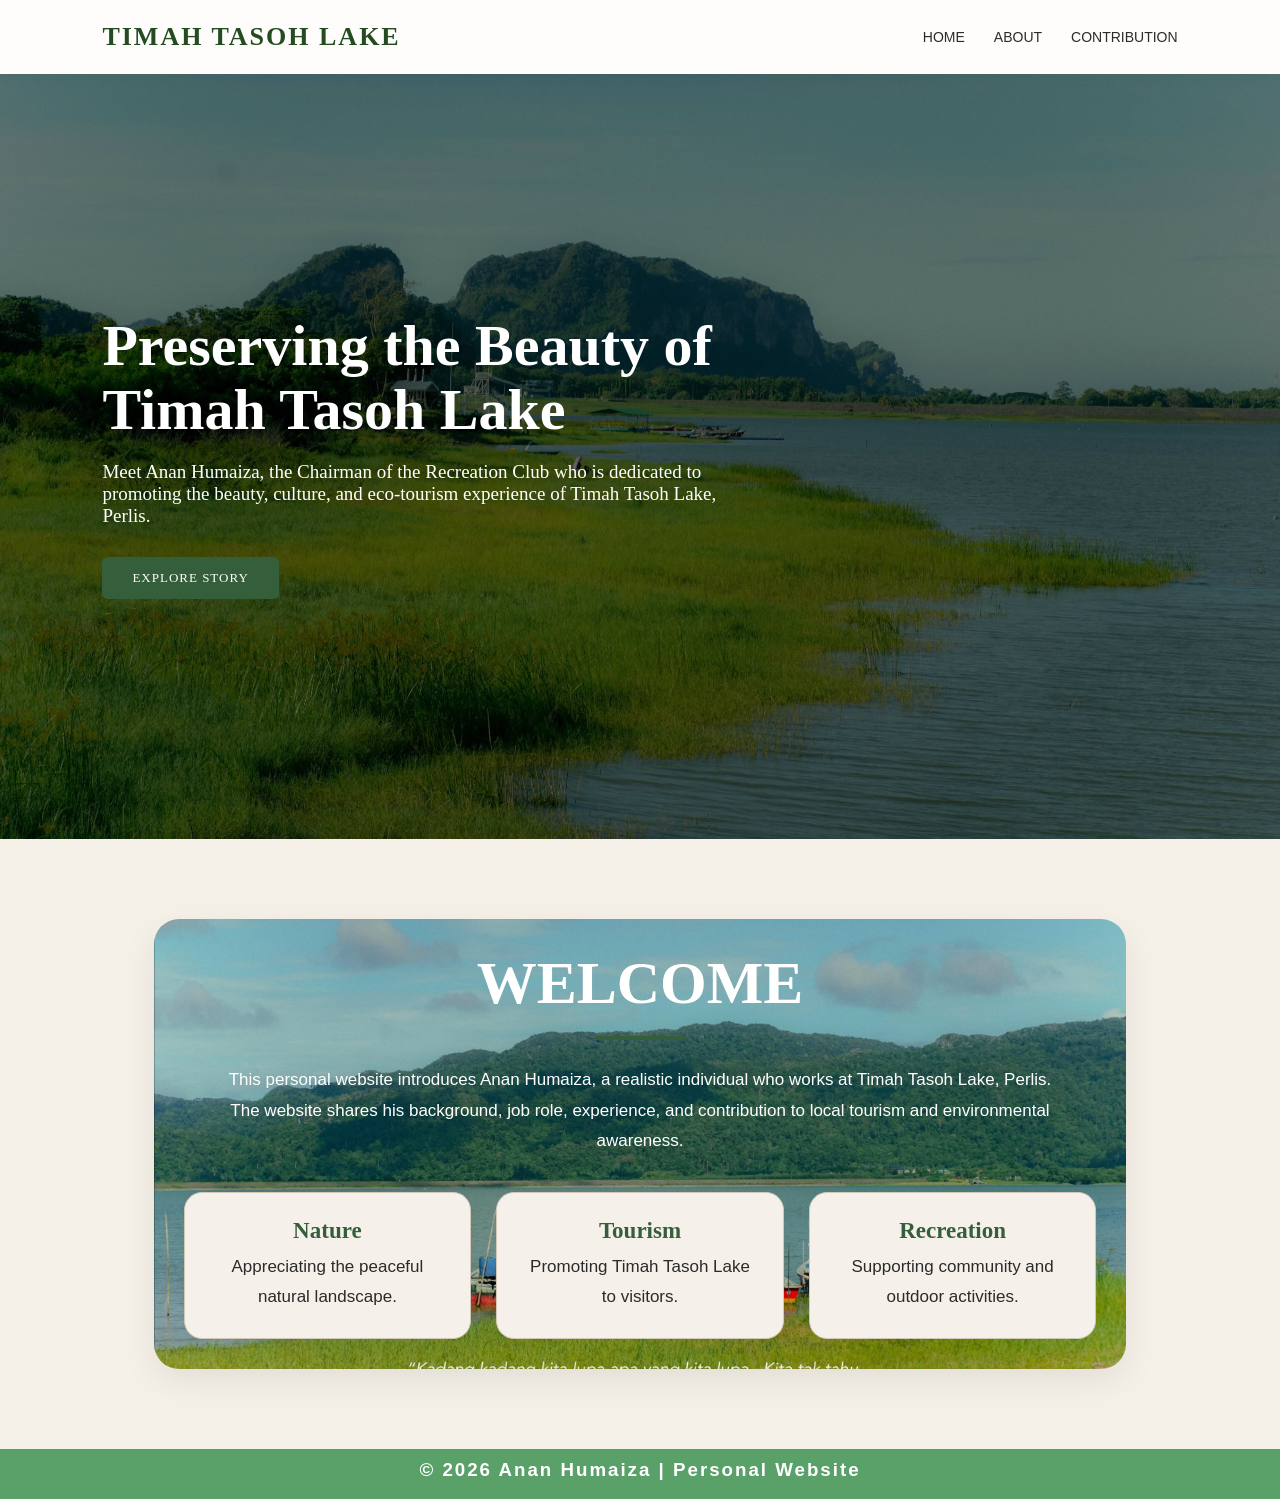
<file: index.html>
<!DOCTYPE html>
<html lang="en">
<head>
    <meta charset="UTF-8">
    <title>Home | Anan Humaiza</title>
    <link rel="stylesheet" href="index.css">
</head>
<body>

<header>
    <div class="logo">TIMAH TASOH LAKE</div>

    <nav>
        <a href="index.html">Home</a>
        <a href="about.html">About</a>
        <a href="contribution.html">Contribution</a>
    </nav>
</header>

<section class="hero">
    <div class="hero-text">
        <h1>Preserving the Beauty of Timah Tasoh Lake</h1>

        <p>
            Meet Anan Humaiza, the Chairman of the Recreation Club who is dedicated to
            promoting the beauty, culture, and eco-tourism experience of Timah Tasoh Lake, Perlis.
        </p>

        <a href="about.html" class="btn">Explore Story</a>

    </div>
</section>

<section class="intro">
    <div class="intro-box">
        <h2>WELCOME</h2>

        <div class="title-line"></div>

        <p>
            This personal website introduces Anan Humaiza, a realistic individual who works
            at Timah Tasoh Lake, Perlis. The website shares his background, job role, experience,
            and contribution to local tourism and environmental awareness.
        </p>

        <div class="mini-card-container">
            <div class="mini-card">
                <h3>Nature</h3>
                <p1>Appreciating the peaceful natural landscape.</p1>
            </div>

            <div class="mini-card">
                <h3>Tourism</h3>
                <p1>Promoting Timah Tasoh Lake to visitors.</p1>
            </div>

            <div class="mini-card">
                <h3>Recreation</h3>
                <p1>Supporting community and outdoor activities.</p1>
            </div>
        </div>
    </div>
</section>

<footer>
    <h3>&copy; 2026 Anan Humaiza | Personal Website</h3>
</footer>

</body>
</html>
</file>
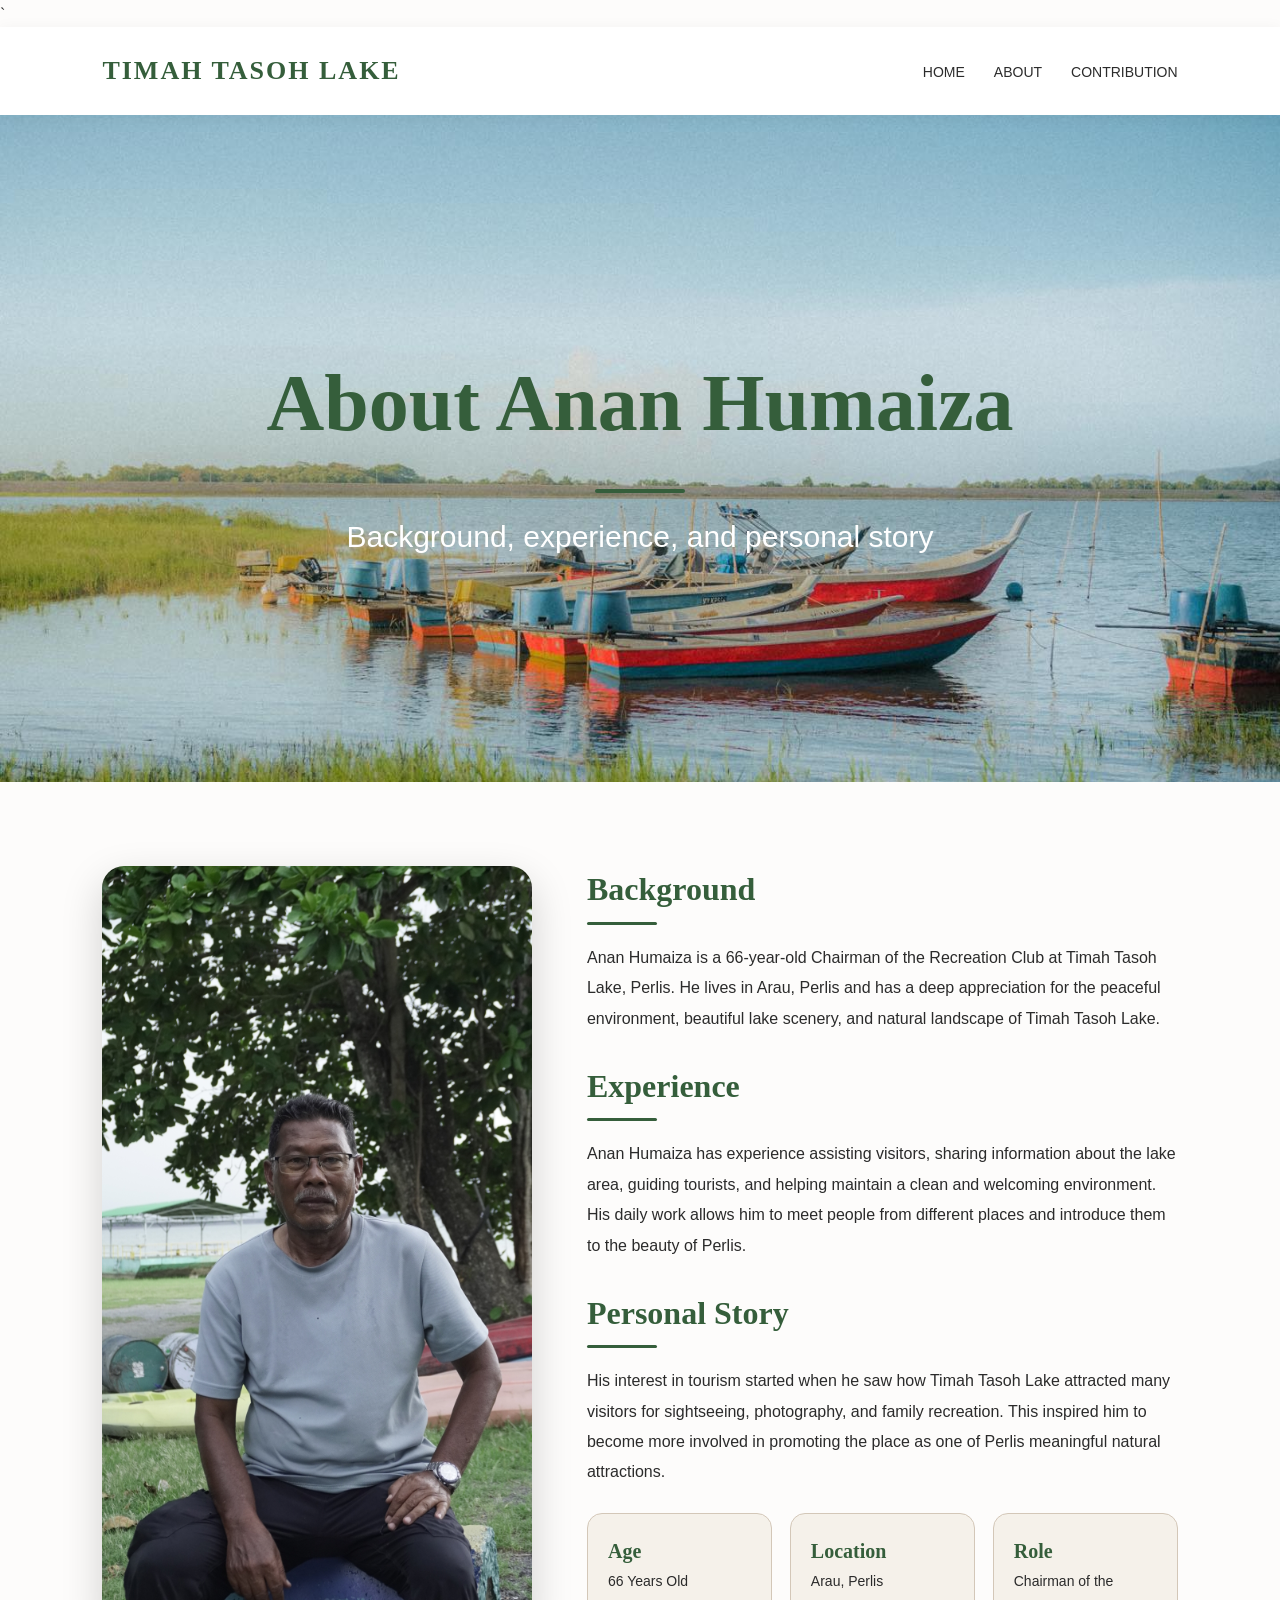
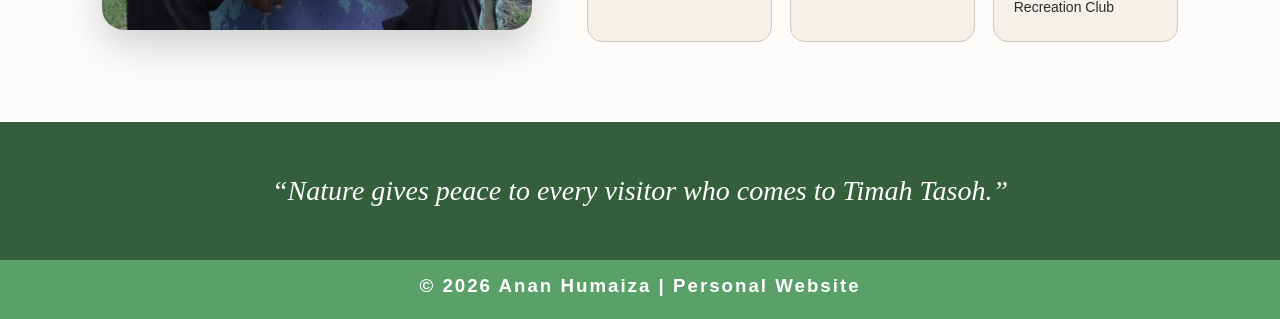
<file: about.html>
<!DOCTYPE html>`
<html lang="en">
<head>
    <meta charset="UTF-8">
    <title>About | Anan Humaiza</title>
    <link rel="stylesheet" href="about.css">
</head>
<body>

<header>
    <div class="logo"> TIMAH TASOH LAKE</div>
    <nav>
        <a href="index.html">Home</a>
        <a href="about.html">About</a>
        <a href="contribution.html">Contribution</a>
    </nav>
</header>

<section class="page-title">
    <h1>About Anan Humaiza</h1>
    <div class="title-line"></div>
    <p>Background, experience, and personal story</p>
</section>

<section class="about-section">
    <div class="about-image">
        <img src="Pakcik 2.jpg" alt="Anan Humaiza">
    </div>

    <div class="about-text">
        <h2>Background</h2>
        <div class="line"></div>
        <p>
            Anan Humaiza is a 66-year-old Chairman of the Recreation Club at Timah Tasoh Lake, Perlis.
            He lives in Arau, Perlis and has a deep appreciation for the peaceful
            environment, beautiful lake scenery, and natural landscape of Timah Tasoh Lake.
        </p>

        <h2>Experience</h2>
        <div class="line"></div>
        <p>
            Anan Humaiza has experience assisting visitors, sharing information about the
            lake area, guiding tourists, and helping maintain a clean and welcoming
            environment. His daily work allows him to meet people from different places
            and introduce them to the beauty of Perlis.
        </p>

        <h2>Personal Story</h2>
        <div class="line"></div>
        <p>
            His interest in tourism started when he saw how Timah Tasoh Lake attracted many
            visitors for sightseeing, photography, and family recreation. This inspired
            him to become more involved in promoting the place as one of Perlis
            meaningful natural attractions.
        </p>

        <div class="mini-info">
            <div class="mini-box">
                <h3>Age</h3>
                <p>66 Years Old</p>
            </div>

            <div class="mini-box">
                <h3>Location</h3>
                <p>Arau, Perlis</p>
            </div>

            <div class="mini-box">
                <h3>Role</h3>
                <p>Chairman of the Recreation Club</p>
            </div>
        </div>
    </div>
</section>

<section class="quote">
    <h2>“Nature gives peace to every visitor who comes to Timah Tasoh.”</h2>
</section>

<footer>
    <h3>&copy; 2026 Anan Humaiza | Personal Website</h3>
</footer>

</body>
</html>
</file>
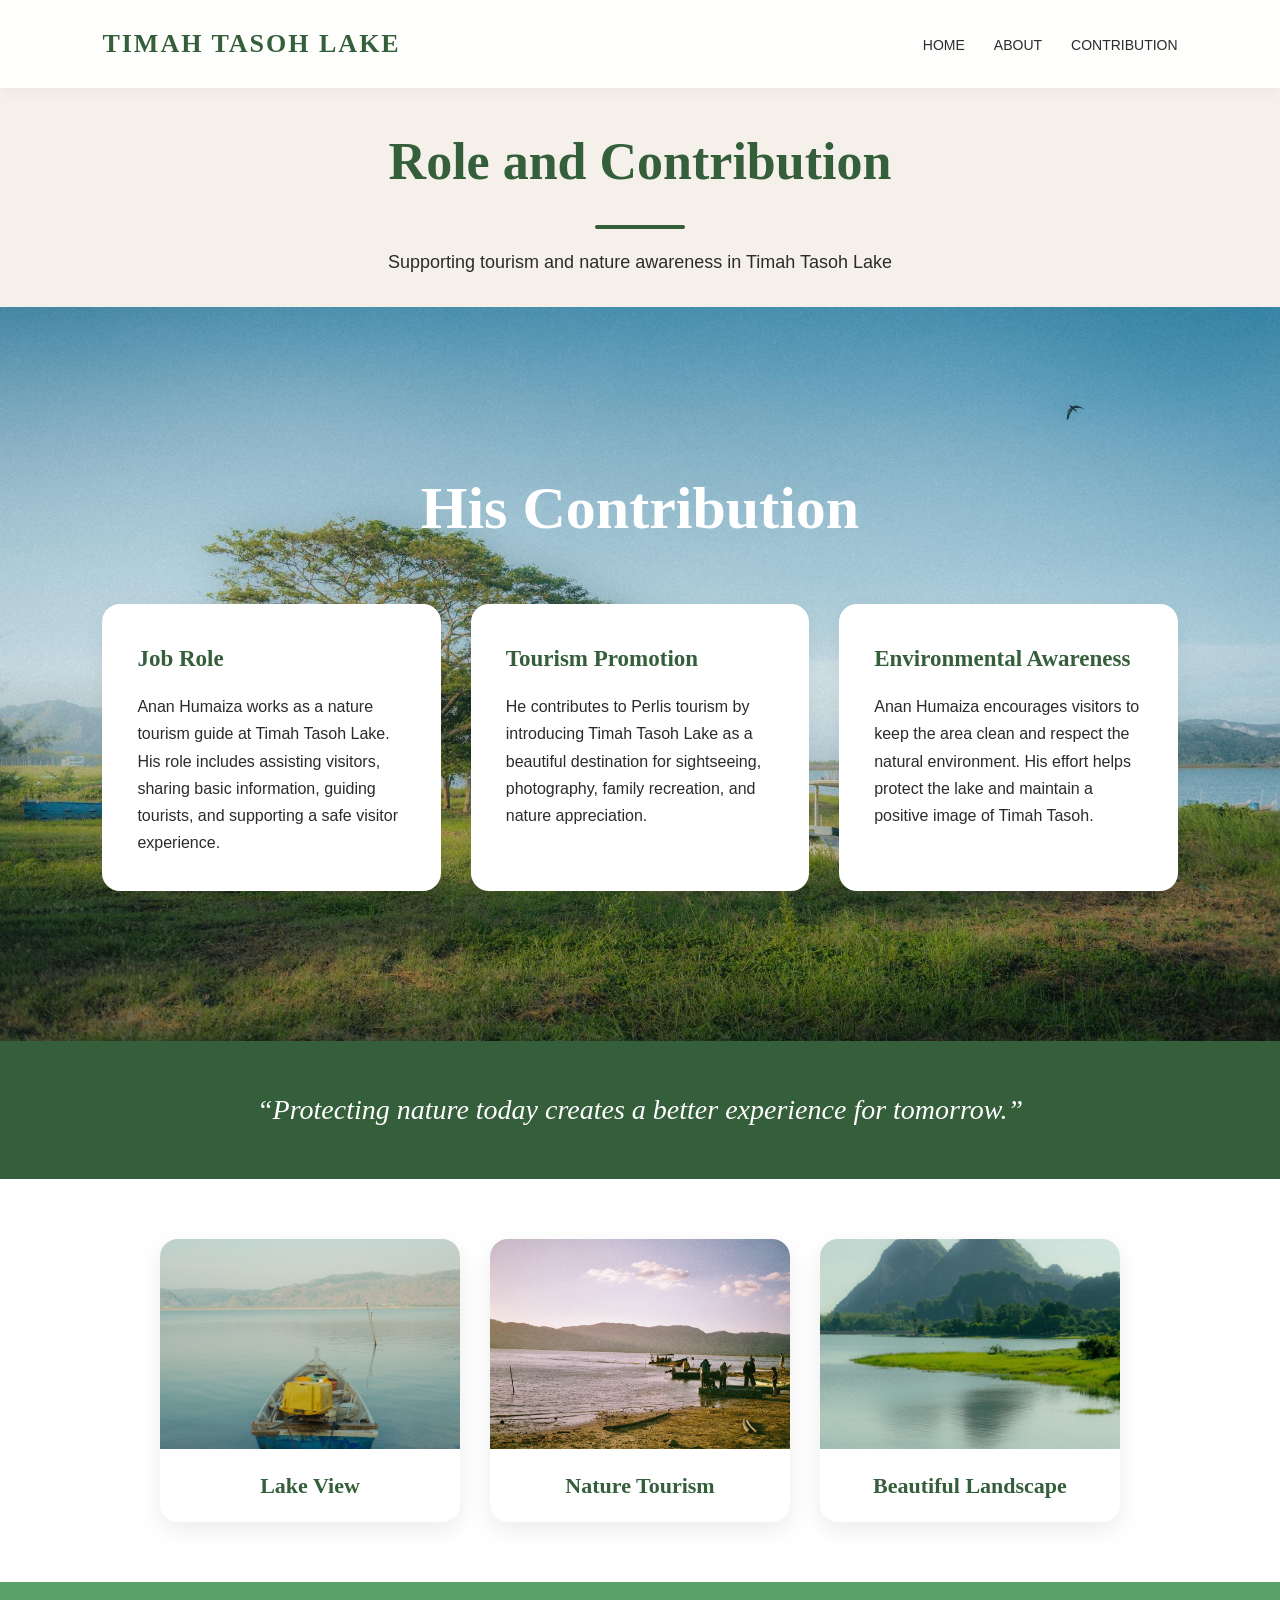
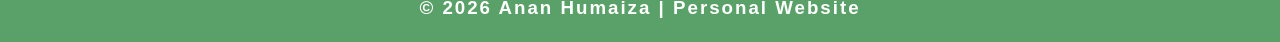
<file: contribution.html>
<!DOCTYPE html>
<html lang="en">
<head>
    <meta charset="UTF-8">
    <title>Contribution | Anan Humaiza</title>
    <link rel="stylesheet" href="contribution.css">
<body>

<header>
    <div class="logo"> TIMAH TASOH LAKE</div>
    <nav>
        <a href="index.html">Home</a>
        <a href="about.html">About</a>
        <a href="contribution.html">Contribution</a>
    </nav>
</header>

<section class="page-title">
    <h1>Role and Contribution</h1>
    <div class="title-line"></div>
    <p>Supporting tourism and nature awareness in Timah Tasoh Lake</p>
</section>

<section class="contribution">
    <h2>His Contribution</h2>

    <div class="card-container">
        <div class="card">
            <i class="fa-solid fa-briefcase"></i>
            <h3>Job Role</h3>
            <p>
                Anan Humaiza works as a nature tourism guide at Timah Tasoh Lake. His role includes
                assisting visitors, sharing basic information, guiding tourists, and
                supporting a safe visitor experience.
            </p>
        </div>

        <div class="card">
            <i class="fa-solid fa-map-location-dot"></i>
            <h3>Tourism Promotion</h3>
            <p>
                He contributes to Perlis tourism by introducing Timah Tasoh Lake as a beautiful
                destination for sightseeing, photography, family recreation, and nature
                appreciation.
            </p>
        </div>

        <div class="card">
            <i class="fa-solid fa-leaf"></i>
            <h3>Environmental Awareness</h3>
            <p>
                Anan Humaiza encourages visitors to keep the area clean and respect the natural
                environment. His effort helps protect the lake and maintain a positive
                image of Timah Tasoh.
            </p>
        </div>
    </div>
</section>

<section class="quote">
    <h2>“Protecting nature today creates a better experience for tomorrow.”</h2>
</section>

<section class="image-section">
    <div class="image-box">
        <img src="Tasik 6.jpg" alt="Timah Tasoh Lake view">
        <h3>Lake View</h3>
    </div>

    <div class="image-box">
        <img src="Tasik 4.jpg" alt="Nature tourism activity">
        <h3>Nature Tourism</h3>
    </div>

    <div class="image-box">
        <img src="Tasik 5.jpg" alt="Beautiful landscape of Timah Tasoh Lake">
        <h3>Beautiful Landscape</h3>
    </div>
</section>

<footer>
    <h3>&copy; 2026 Anan Humaiza | Personal Website</h3>
</footer>

</body>
</html>
</file>
<file: index.css>
* {
    margin: 0;
    padding: 0;
    box-sizing: border-box;
}

html {
    scroll-behavior: smooth;
}

body {
    font-family: Georgia, 'Times New Roman', serif;
    color: #2b2b2b;
    background-color: #f5f1ea;
}

header {
    padding: 22px 8%;
    display: flex;
    justify-content: space-between;
    align-items: center;
    background: rgba(255,255,255,0.85);
    backdrop-filter: blur(10px);
    position: sticky;
    top: 0;
    z-index: 1000;
    box-shadow: 0 2px 15px rgba(0,0,0,0.05);
}

.logo {
    color: #234d20;
    font-size: 26px;
    font-weight: bold;
    letter-spacing: 2px;
}

nav a {
    text-decoration: none;
    color: #2b2b2b;
    margin-left: 25px;
    font-size: 14px;
    text-transform: uppercase;
    position: relative;
    font-family: Arial, sans-serif;
}

nav a::after {
    content: "";
    width: 0;
    height: 2px;
    background: #355e3b;
    position: absolute;
    left: 0;
    bottom: -6px;
    transition: 0.3s;
}

nav a:hover {
    color: #355e3b;
}

nav a:hover::after {
    width: 100%;
}

.hero {
    height: 85vh;
    background:
        linear-gradient(rgba(0,0,0,0.45), rgba(0,0,0,0.45)),
        url("Tasik 2.jpg");
    background-size: cover;
    background-position: center;
    display: flex;
    align-items: center;
    padding: 0 8%;
    color: white;
}

.hero-text {
    max-width: 650px;
    animation: fadeUp 1.2s ease;
}

.hero h1 {
    font-size: 58px;
    line-height: 1.1;
    margin-bottom: 20px;
}

.hero p {
    font-size: 19px;
    margin-bottom: 30px;
}

.btn {
    display: inline-block;
    background: #355e3b;
    color: white;
    text-decoration: none;
    padding: 13px 30px;
    border-radius: 6px;
    text-transform: uppercase;
    font-size: 13px;
    letter-spacing: 1px;
    transition: 0.4s ease;
}

.btn:hover {
    transform: translateY(-5px);
    background: #234d20;
}

.intro {
    padding: 80px 12%;
    text-align: center;
    background: #f5f1e8;
}

.intro-box {

    background:
    url("tasik\ 8.jpg");

    background-size: cover;
    background-position: center;
    background-repeat: no-repeat;

    padding: 30px;
    border-radius: 25px;
    max-width: 1000px;
    margin: auto;

    box-shadow: 0 12px 35px rgba(0,0,0,0.08);
}

.intro h2 {
    color: #ffffff;
    font-size: 60px;
}

.title-line {
    width: 90px;
    height: 4px;
    background: #355e3b;
    margin: 18px auto 25px;
    border-radius: 50px;
}

.intro p {
    color: #ffffff;
    font-family: Arial, sans-serif;
    font-size: 17px;
    max-width: 850px;
    margin: auto;
    line-height: 1.8;
}

.intro p1 {
    font-family: Arial, sans-serif;
    font-size: 17px;
    max-width: 850px;
    margin: auto;
    line-height: 1.8;
}


.mini-card-container {
    display: flex;
    gap: 25px;
    margin-top: 35px;
}

.mini-card {
    flex: 1;
    background: #f5f1ea;
    padding: 25px;
    border-radius: 18px;
    border: 1px solid #d3c7b8;
    transition: 0.4s ease;
}

.mini-card:hover {
    transform: translateY(-8px);
    box-shadow: 0 15px 35px rgba(0,0,0,0.12);
}

.mini-card h3 {
    color: #355e3b;
    font-size: 23px;
    margin-bottom: 8px;
}

.mini-card p {
    font-size: 14px;
}

footer {
    background:  #5aa169;
    color: white;
    text-align: center;
    padding: 10px;
    font-family: Arial, sans-serif;
}

footer h3 {
    letter-spacing: 2px;
    margin-bottom: 8px;
}

footer p {
    margin: 5px 0;
}

@keyframes fadeUp {
    from {
        opacity: 0;
        transform: translateY(35px);
    }

    to {
        opacity: 1;
        transform: translateY(0);
    }
}


@media(max-width: 900px) {
    header {
        flex-direction: column;
        gap: 15px;
    }

    nav a {
        margin: 0 10px;
    }

    .hero {
        height: 75vh;
    }

    .hero h1 {
        font-size: 42px;
    }

    .hero p {
        font-size: 16px;
    }

    .mini-card-container {
        flex-direction: column;
    }

    .intro-box {
        padding: 35px;
    }
}
</file>
<file: about.css>
* {
    margin: 0;
    padding: 0;
    box-sizing: border-box;
}

html {
    scroll-behavior: smooth;
}

body {
    font-family: Georgia, 'Times New Roman', serif;
    background-color: #fdfcfb;
    color: #2b2b2b;
    line-height: 1.7;
}

header {
    background: rgba(255, 255, 255, 0.92);
    padding: 22px 8%;
    display: flex;
    justify-content: space-between;
    align-items: center;
    position: sticky;
    top: 0;
    z-index: 1000;
    backdrop-filter: blur(10px);
    box-shadow: 0 2px 15px rgba(0,0,0,0.05);
}

.logo {
    color: #355e3b;
    font-size: 26px;
    font-weight: bold;
    letter-spacing: 2px;
}

nav a {
    text-decoration: none;
    color: #2b2b2b;
    margin-left: 25px;
    font-size: 14px;
    text-transform: uppercase;
    position: relative;
    font-family: Arial, sans-serif;
}

nav a::after {
    content: "";
    width: 0;
    height: 2px;
    background: #355e3b;
    position: absolute;
    left: 0;
    bottom: -6px;
    transition: 0.3s;
}

nav a:hover {
    color: #355e3b;
}

nav a:hover::after {
    width: 100%;
}

.page-title {
    background:
    url("tasik\ 7.jpg");

    background-size: cover;
    background-position: center;
    background-repeat: no-repeat;

    text-align: center;
    padding: 220px 8%;

    animation: fadeUp 1s ease;
}
.page-title h1 {
    color: #355e3b;
    font-size: 80px;
}

.title-line {
    width: 90px;
    height: 4px;
    background: #355e3b;
    margin: 18px auto;
    border-radius: 50px;
}

.page-title p {
    font-family: Arial, sans-serif;
    font-size: 30px;
    color: #ffffff;
}

.about-section {
    display: flex;
    gap: 55px;
    align-items: center;
    padding: 80px 8%;
    background:
        linear-gradient(rgba(253,252,251,0.95), rgba(253,252,251,0.95));
}

.about-image {
    width: 40%;
}

.about-image img {
    width: 100%;
    border-radius: 22px;
    box-shadow: 0 15px 40px rgba(0,0,0,0.18);
    transition: 0.5s ease;
}

.about-image img:hover {
    transform: scale(1.03);
}

.about-text {
    width: 55%;
}

.about-text h2 {
    color: #355e3b;
    font-size: 32px;
    margin-bottom: 5px;
}

.line {
    width: 70px;
    height: 3px;
    background: #355e3b;
    margin-bottom: 18px;
    border-radius: 50px;
}

.about-text p {
    font-family: Arial, sans-serif;
    margin-bottom: 25px;
    font-size: 16px;
    line-height: 1.9;
}

.mini-info {
    display: flex;
    gap: 18px;
    margin-top: 15px;
}

.mini-box {
    background: #f5f1ea;
    padding: 20px;
    border-radius: 15px;
    flex: 1;
    border: 1px solid #d3c7b8;
    transition: 0.3s ease;
}

.mini-box:hover {
    transform: translateY(-6px);
    box-shadow: 0 12px 30px rgba(0,0,0,0.12);
}

.mini-box h3 {
    color: #355e3b;
    font-size: 20px;
}

.mini-box p {
    margin-bottom: 0;
    font-size: 14px;
}

.quote {
    background: #355e3b;
    color: white;
    text-align: center;
    padding: 45px 10%;
}

.quote h2 {
    font-size: 28px;
    font-style: italic;
    font-weight: normal;
}

footer {
    background:  #5aa169;
    color: white;
    text-align: center;
    padding: 10px;
    font-family: Arial, sans-serif;
}

footer h3 {
    letter-spacing: 2px;
    margin-bottom: 8px;
}

footer p {
    margin: 5px 0;
}

@keyframes fadeUp {
    from {
        opacity: 0;
        transform: translateY(35px);
    }

    to {
        opacity: 1;
        transform: translateY(0);
    }
}

@media(max-width: 900px) {
    header {
        flex-direction: column;
        gap: 15px;
    }

    .about-section {
        flex-direction: column;
    }

    .about-image,
    .about-text {
        width: 100%;
    }

    .mini-info {
        flex-direction: column;
    }

    .page-title h1 {
        font-size: 38px;
    }
}
</file>
<file: contribution.css>
* {
    margin: 0;
    padding: 0;
    box-sizing: border-box;
}

html {
    scroll-behavior: smooth;
}

body {
    font-family: Georgia, 'Times New Roman', serif;
    background-color: #f5f1ea;
    color: #2b2b2b;
    line-height: 1.7;
}

header {
    background: rgba(255, 255, 255, 0.9);
    padding: 22px 8%;
    display: flex;
    justify-content: space-between;
    align-items: center;
    position: sticky;
    top: 0;
    z-index: 1000;
    backdrop-filter: blur(10px);
    box-shadow: 0 2px 15px rgba(0,0,0,0.05);
}

.logo {
    color: #355e3b;
    font-size: 26px;
    font-weight: bold;
    letter-spacing: 2px;
}

nav a {
    text-decoration: none;
    color: #2b2b2b;
    margin-left: 25px;
    font-size: 14px;
    text-transform: uppercase;
    position: relative;
    font-family: Arial, sans-serif;
}

nav a::after {
    content: "";
    width: 0;
    height: 2px;
    background: #355e3b;
    position: absolute;
    left: 0;
    bottom: -6px;
    transition: 0.3s;
}

nav a:hover {
    color: #355e3b;
}

nav a:hover::after {
    width: 100%;
}

.page-title {
    background-size: cover;
    background-position: center;
    text-align: center;
    padding: 30px 8%;
    animation: fadeUp 1s ease
}

.page-title h1 {
    color: #355e3b;
    font-size: 52px;
}

.title-line {
    width: 90px;
    height: 4px;
    background: #355e3b;
    margin: 18px auto;
    border-radius: 50px;
}

.page-title p {
    font-family: Arial, sans-serif;
    font-size: 18px;
}

.image-section {
    display: flex;
    justify-content: center;
    gap: 30px;
    background: white;
    padding: 60px 8%;
}

.image-box {
    width: 300px;
    background: #ffffff;
    border-radius: 18px;
    overflow: hidden;
    box-shadow: 0 8px 25px rgba(0,0,0,0.08);
    transition: 0.4s ease;
}

.image-box:hover {
    transform: translateY(-10px);
    box-shadow: 0 18px 40px rgba(0,0,0,0.15);
}

.image-box img {
    width: 100%;
    height: 210px;
    object-fit: cover;
    display: block;
}

.image-box h3 {
    text-align: center;
    color: #355e3b;
    padding: 18px;
    font-size: 22px;
}
.quote {
    background: #355e3b;
    color: white;
    text-align: center;
    padding: 45px 10%;
}

.quote h2 {
    font-size: 28px;
    font-style: italic;
    font-weight: normal;
}

.contribution {
    padding: 150px 8%;
    background:
    url("Tasik\ 3.jpg");

    background-size: cover;
    background-position: center;
    background-repeat: no-repeat;
}

.contribution h2 {
    text-align: center;
    color: #ffffff;
    font-size: 60px;
    margin-bottom: 45px;
}

.card-container {
    display: flex;
    gap: 30px;
}

.card {
    background: white;
    padding: 35px;
    border-radius: 18px;
    flex: 1;
    transition: 0.4s ease;
    box-shadow: 0 8px 25px rgba(0,0,0,0.06);
}

.card:hover {
    transform: translateY(-10px);
    box-shadow: 0 18px 40px rgba(0,0,0,0.15);
}

.card i {
    color: #355e3b;
    font-size: 30px;
    margin-bottom: 18px;
}

.card h3 {
    color: #355e3b;
    margin-bottom: 15px;
    font-size: 23px;
}

.card p {
    font-family: Arial, sans-serif;
    font-size: 16px;
}

footer {
    background:  #5aa169;
    color: white;
    text-align: center;
    padding: 10px;
    font-family: Arial, sans-serif;
}

footer h3 {
    font-family: Arial, sans-serif;
    letter-spacing: 2px;
    margin-bottom: 8px;
}

footer p {
    margin: 5px 0;
}

@keyframes fadeUp {
    from {
        opacity: 0;
        transform: translateY(35px);
    }

    to {
        opacity: 1;
        transform: translateY(0);
    }
}
</file>
